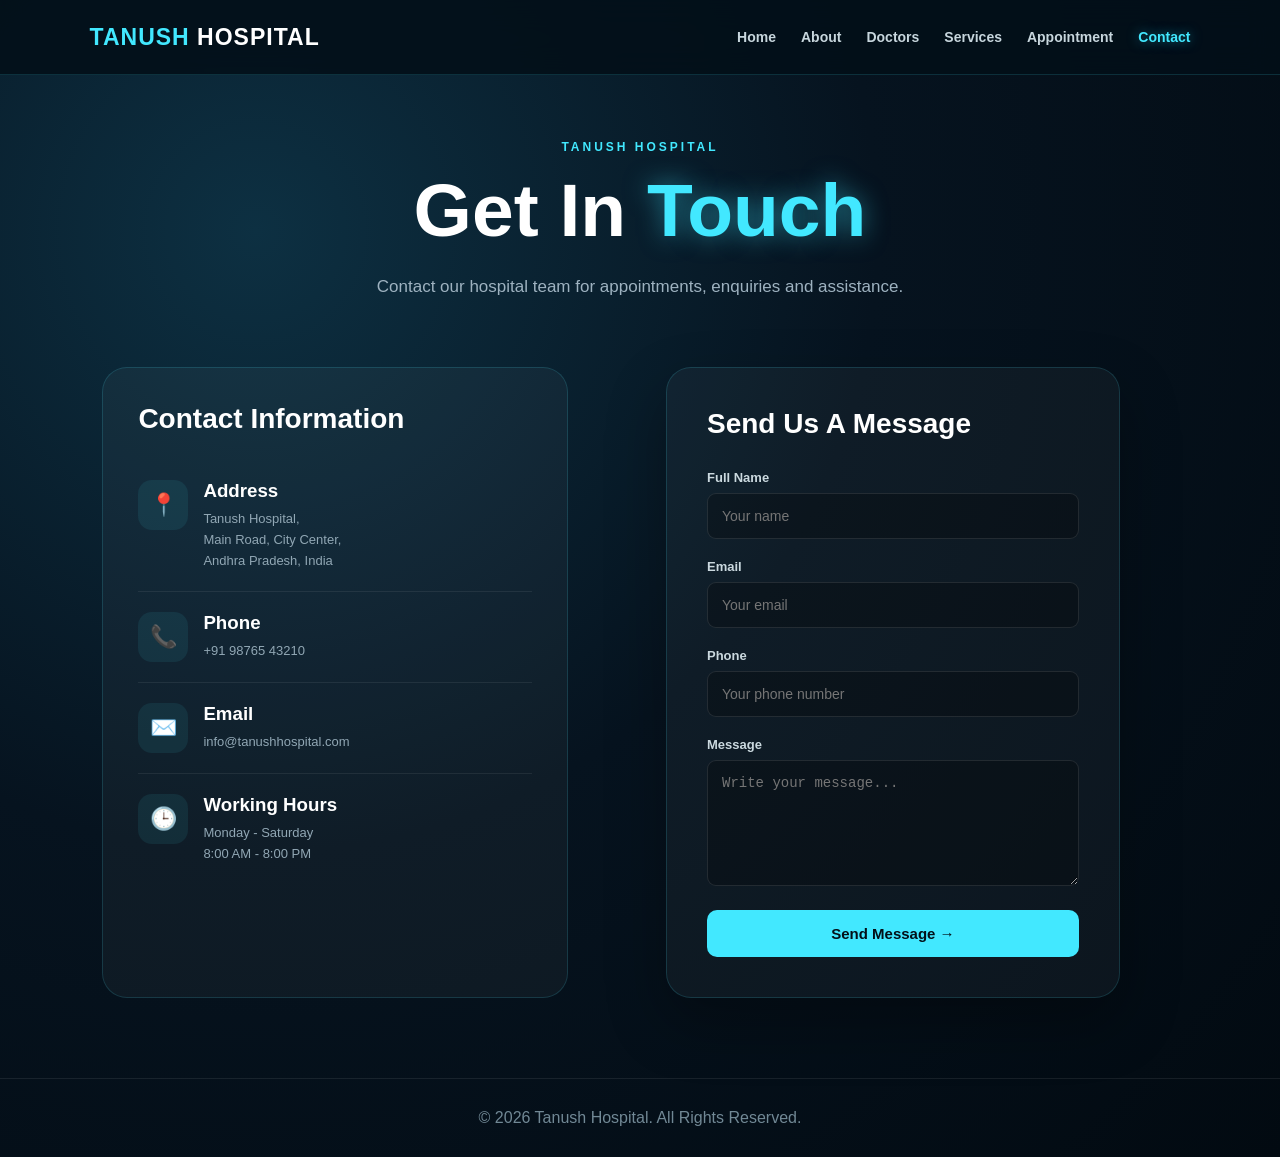
<file: tanush hospital/contact.html>
<!DOCTYPE html>
<html lang="en">

<head>
    <meta charset="UTF-8">
    <meta name="viewport" content="width=device-width, initial-scale=1.0">

    <title>Contact | Tanush Hospital</title>

    <link rel="stylesheet" href="css/style.css">
</head>

<body>

    <nav>

        <div class="logo">
            TANUSH <span>HOSPITAL</span>
        </div>

        <ul>
            <li><a href="index.html">Home</a></li>
            <li><a href="about.html">About</a></li>
            <li><a href="doctors.html">Doctors</a></li>
            <li><a href="services.html">Services</a></li>
            <li><a href="appointment.html">Appointment</a></li>
            <li><a href="contact.html" class="active">Contact</a></li>
        </ul>

    </nav>


    <main class="page">

        <section class="page-header">

            <p class="tag">TANUSH HOSPITAL</p>

            <h1>
                Get In <span>Touch</span>
            </h1>

            <p>
                Contact our hospital team for appointments,
                enquiries and assistance.
            </p>

        </section>


        <section class="contact-grid">


            <!-- CONTACT INFORMATION -->

            <div class="contact-info">

                <h2>Contact Information</h2>

                <div class="contact-item">
                    <span>📍</span>

                    <div>
                        <h3>Address</h3>
                        <p>
                            Tanush Hospital,<br>
                            Main Road, City Center,<br>
                            Andhra Pradesh, India
                        </p>
                    </div>
                </div>


                <div class="contact-item">
                    <span>📞</span>

                    <div>
                        <h3>Phone</h3>
                        <p>
                            +91 98765 43210
                        </p>
                    </div>
                </div>


                <div class="contact-item">
                    <span>✉️</span>

                    <div>
                        <h3>Email</h3>
                        <p>
                            info@tanushhospital.com
                        </p>
                    </div>
                </div>


                <div class="contact-item">
                    <span>🕒</span>

                    <div>
                        <h3>Working Hours</h3>
                        <p>
                            Monday - Saturday<br>
                            8:00 AM - 8:00 PM
                        </p>
                    </div>
                </div>

            </div>


            <!-- CONTACT FORM -->

            <div class="form-section">

                <form id="contactForm">

                    <h2>Send Us A Message</h2>

                    <label>Full Name</label>

                    <input
                        type="text"
                        placeholder="Your name"
                        required>


                    <label>Email</label>

                    <input
                        type="email"
                        placeholder="Your email"
                        required>


                    <label>Phone</label>

                    <input
                        type="tel"
                        placeholder="Your phone number"
                        required>


                    <label>Message</label>

                    <textarea
                        rows="6"
                        placeholder="Write your message..."
                        required></textarea>


                    <button type="submit" class="submit-btn">
                        Send Message →
                    </button>

                </form>

            </div>


        </section>

    </main>


    <footer>
        © 2026 Tanush Hospital. All Rights Reserved.
    </footer>


    <script>

        document
            .getElementById("contactForm")
            .addEventListener("submit", function(event) {

                event.preventDefault();

                alert(
                    "Thank you! Your message has been submitted."
                );

                this.reset();

            });

    </script>

</body>
</html>
</file>
<file: tanush hospital/css/style.css>
/* =========================================
   TANUSH HOSPITAL
   COMPLETE WEBSITE CSS
   ========================================= */

* {
    margin: 0;
    padding: 0;
    box-sizing: border-box;
}

html {
    scroll-behavior: smooth;
}

body {
    font-family: Arial, Helvetica, sans-serif;

    background:
        radial-gradient(
            circle at 20% 20%,
            #0d3042,
            #06131f 45%,
            #020a11
        );

    color: white;

    min-height: 100vh;

    overflow-x: hidden;
}


/* =========================================
   NAVBAR
   ========================================= */

nav {
    position: fixed;

    top: 0;
    left: 0;

    width: 100%;
    height: 75px;

    padding: 0 7%;

    display: flex;

    justify-content: space-between;
    align-items: center;

    z-index: 9999;

    background:
        rgba(3, 15, 25, 0.88);

    backdrop-filter: blur(15px);

    border-bottom:
        1px solid
        rgba(66, 232, 255, 0.15);
}

.logo {
    color: #42e8ff;

    font-size: 23px;

    font-weight: 800;

    letter-spacing: 1px;
}

.logo span {
    color: white;
}

nav ul {
    display: flex;

    list-style: none;

    gap: 25px;
}

nav ul li a {
    color: #c7d6dd;

    text-decoration: none;

    font-size: 14px;

    font-weight: 600;

    transition: 0.3s;
}

nav ul li a:hover,
nav ul li a.active {
    color: #42e8ff;

    text-shadow:
        0 0 12px
        rgba(66, 232, 255, 0.5);
}


/* =========================================
   GENERAL
   ========================================= */

.page {
    min-height: 100vh;

    padding:
        140px 8%
        80px;
}

.tag {
    color: #42e8ff;

    font-size: 12px;

    font-weight: bold;

    letter-spacing: 3px;

    margin-bottom: 15px;
}

.center {
    text-align: center;
}


/* =========================================
   BUTTONS
   ========================================= */

.btn {
    display: inline-block;

    padding:
        14px 25px;

    border-radius: 30px;

    text-decoration: none;

    font-weight: bold;

    font-size: 14px;

    transition: 0.4s;
}

.primary {
    background: #42e8ff;

    color: #031018;

    box-shadow:
        0 0 25px
        rgba(66, 232, 255, 0.25);
}

.primary:hover {
    transform:
        translateY(-5px);

    box-shadow:
        0 10px 35px
        rgba(66, 232, 255, 0.4);
}

.secondary {
    color: #42e8ff;

    border:
        1px solid #42e8ff;
}

.secondary:hover {
    background: #42e8ff;

    color: #031018;

    transform:
        translateY(-5px);
}


/* =========================================
   HOME HERO
   ========================================= */

.hero {
    min-height: 100vh;

    padding:
        120px 8%
        70px;

    display: flex;

    align-items: center;

    justify-content: space-between;

    position: relative;

    overflow: hidden;
}

.hero-content {
    width: 55%;

    z-index: 5;

    animation:
        heroText 1s ease;
}

.hero-content h1 {
    font-size:
        clamp(45px, 6vw, 80px);

    line-height: 1.05;

    margin-bottom: 25px;
}

.hero-content h1 span {
    color: #42e8ff;

    text-shadow:
        0 0 30px
        rgba(66, 232, 255, 0.5);
}

.hero-content > p:not(.tag) {
    max-width: 600px;

    color: #9eb2c0;

    font-size: 17px;

    line-height: 1.8;

    margin-bottom: 35px;
}

.hero-buttons {
    display: flex;

    gap: 15px;

    flex-wrap: wrap;
}


/* =========================================
   3D HERO OBJECT
   ========================================= */

.hero-3d {
    width: 420px;
    height: 420px;

    position: relative;

    display: flex;

    align-items: center;
    justify-content: center;

    perspective: 1000px;
}

.orb {
    width: 260px;
    height: 260px;

    border-radius: 50%;

    display: flex;

    align-items: center;
    justify-content: center;

    position: relative;

    background:
        radial-gradient(
            circle at 30% 25%,
            white,
            #42e8ff 12%,
            #087b9c 45%,
            #031c2c 80%
        );

    box-shadow:
        0 0 50px #42e8ff,
        0 0 120px
        rgba(66, 232, 255, 0.25);

    transform-style: preserve-3d;

    animation:
        orbFloat 4s ease-in-out infinite;
}

.medical-cross {
    width: 100px;
    height: 30px;

    position: relative;

    background: white;

    border-radius: 7px;

    box-shadow:
        0 0 25px white;

    transform:
        translateZ(60px);
}

.medical-cross::after {
    content: "";

    position: absolute;

    width: 30px;
    height: 100px;

    left: 35px;
    top: -35px;

    background: white;

    border-radius: 7px;

    box-shadow:
        0 0 25px white;
}

.orbit {
    position: absolute;

    border:
        2px solid
        rgba(66, 232, 255, 0.4);

    border-radius: 50%;
}

.orbit-one {
    width: 370px;
    height: 130px;

    transform:
        rotateX(65deg);

    animation:
        orbitOne 7s linear infinite;
}

.orbit-two {
    width: 320px;
    height: 320px;

    transform:
        rotateY(65deg);

    animation:
        orbitTwo 10s linear infinite;
}


/* =========================================
   HOME SECTION
   ========================================= */

.home-section {
    padding:
        100px 8%;

    background:
        rgba(7, 27, 41, 0.7);

    text-align: center;
}

.section-title {
    font-size: 45px;

    margin-bottom: 15px;
}

.section-title span {
    color: #42e8ff;
}

.section-subtitle {
    color: #8fa5b2;

    margin-bottom: 50px;
}


/* =========================================
   HOME CARDS
   ========================================= */

.home-cards {
    max-width: 1200px;

    margin: auto;

    display: grid;

    grid-template-columns:
        repeat(4, 1fr);

    gap: 25px;
}

.home-card {
    padding: 35px 25px;

    border-radius: 22px;

    background:
        rgba(255, 255, 255, 0.04);

    border:
        1px solid
        rgba(66, 232, 255, 0.13);

    transition: 0.5s;
}

.home-card:hover {
    transform:
        perspective(900px)
        rotateX(7deg)
        rotateY(-7deg)
        translateY(-12px);

    border-color:
        #42e8ff;

    box-shadow:
        0 25px 55px
        rgba(0, 0, 0, 0.4);
}

.card-icon {
    font-size: 48px;

    margin-bottom: 18px;
}

.home-card h3 {
    font-size: 21px;

    margin-bottom: 12px;
}

.home-card p {
    color: #8fa5b2;

    line-height: 1.7;

    font-size: 14px;
}


/* =========================================
   EMERGENCY
   ========================================= */

.emergency {
    margin: 70px 8%;

    padding: 40px;

    display: flex;

    align-items: center;

    justify-content: space-between;

    border-radius: 25px;

    background:
        linear-gradient(
            135deg,
            #0d3b50,
            #06131f
        );

    border:
        1px solid
        rgba(66, 232, 255, 0.2);
}

.emergency h2 {
    font-size: 28px;
}

.emergency-number {
    color: #42e8ff;

    font-size: 30px;

    font-weight: bold;
}


/* =========================================
   PAGE HEADER
   ========================================= */

.page-header {
    max-width: 800px;

    margin:
        0 auto 65px;

    text-align: center;
}

.page-header h1 {
    font-size:
        clamp(45px, 6vw, 75px);

    line-height: 1.1;

    margin-bottom: 20px;

    animation:
        pageTitle 0.8s ease;
}

.page-header h1 span {
    color: #42e8ff;

    text-shadow:
        0 0 25px
        rgba(66, 232, 255, 0.5);
}

.page-header > p:last-child {
    color: #9eb2c0;

    font-size: 17px;

    line-height: 1.8;
}


/* =========================================
   ABOUT
   ========================================= */

.about-content {
    max-width: 1200px;

    margin: auto;

    display: grid;

    grid-template-columns:
        1fr 1fr;

    gap: 60px;

    align-items: center;
}

.about-text h2 {
    font-size: 45px;

    margin-bottom: 20px;
}

.about-text h2 span {
    color: #42e8ff;
}

.about-text p:not(.tag) {
    color: #9eb2c0;

    line-height: 1.8;

    margin-bottom: 18px;
}

.about-text .btn {
    margin-top: 10px;
}

.about-object {
    height: 400px;

    display: flex;

    justify-content: center;
    align-items: center;

    position: relative;
}

.about-orb {
    width: 220px;
    height: 220px;

    display: flex;

    justify-content: center;
    align-items: center;

    border-radius: 50%;

    font-size: 80px;

    background:
        radial-gradient(
            circle,
            #0d526b,
            #031c2c
        );

    box-shadow:
        0 0 50px
        rgba(66, 232, 255, 0.5);

    animation:
        orbFloat 4s ease-in-out infinite;
}


/* =========================================
   DOCTORS
   ========================================= */

.doctor-grid {
    max-width: 1200px;

    margin: auto;

    display: grid;

    grid-template-columns:
        repeat(3, 1fr);

    gap: 25px;
}

.doctor-card {
    overflow: hidden;

    border-radius: 23px;

    background:
        rgba(255, 255, 255, 0.04);

    border:
        1px solid
        rgba(66, 232, 255, 0.15);

    transition: 0.5s;
}

.doctor-card:hover {
    transform:
        perspective(900px)
        rotateX(5deg)
        rotateY(-6deg)
        translateY(-12px);

    border-color:
        #42e8ff;

    box-shadow:
        0 25px 55px
        rgba(0,0,0,0.4);
}

.doctor-photo {
    height: 270px;

    display: flex;

    justify-content: center;
    align-items: center;

    font-size: 100px;

    background:
        radial-gradient(
            circle,
            #0c455c,
            #06131f
        );

    position: relative;
}

.doctor-photo::before {
    content: "";

    position: absolute;

    width: 190px;
    height: 190px;

    border-radius: 50%;

    border:
        1px solid
        rgba(66, 232, 255, 0.3);

    animation:
        spin 8s linear infinite;
}

.doctor-info {
    padding: 25px;
}

.doctor-info h2 {
    font-size: 22px;

    margin-bottom: 8px;
}

.doctor-info > p:not(.tag) {
    color: #8196a4;

    font-size: 14px;
}

.doctor-details {
    display: flex;

    justify-content: space-between;

    padding:
        15px 0;

    margin:
        15px 0;

    border-top:
        1px solid
        rgba(255,255,255,0.07);

    border-bottom:
        1px solid
        rgba(255,255,255,0.07);

    color: #b8c8d1;

    font-size: 13px;
}

.outline-btn {
    display: block;

    text-align: center;

    padding: 12px;

    color: #42e8ff;

    text-decoration: none;

    border:
        1px solid
        #42e8ff;

    border-radius: 10px;

    font-weight: bold;

    font-size: 13px;

    transition: 0.3s;
}

.outline-btn:hover {
    background: #42e8ff;

    color: #031018;

    transform:
        translateY(-3px);
}


/* =========================================
   SERVICES
   ========================================= */

.service-grid {
    max-width: 1200px;

    margin: auto;

    display: grid;

    grid-template-columns:
        repeat(4, 1fr);

    gap: 22px;
}

.service-card {
    min-height: 340px;

    padding: 30px 25px;

    position: relative;

    border-radius: 22px;

    background:
        rgba(255,255,255,0.04);

    border:
        1px solid
        rgba(66,232,255,0.14);

    transition: 0.5s;
}

.service-card:hover {
    transform:
        perspective(900px)
        rotateX(7deg)
        rotateY(-7deg)
        translateY(-12px);

    border-color:
        #42e8ff;

    box-shadow:
        0 25px 55px
        rgba(0,0,0,0.4);
}

.service-card > span {
    position: absolute;

    top: 25px;
    right: 25px;

    color:
        rgba(66,232,255,0.3);

    font-weight: bold;
}

.service-icon {
    width: 70px;
    height: 70px;

    display: flex;

    justify-content: center;
    align-items: center;

    border-radius: 18px;

    background:
        rgba(66,232,255,0.08);

    border:
        1px solid
        rgba(66,232,255,0.2);

    font-size: 34px;

    margin-bottom: 25px;

    transition: 0.4s;
}

.service-card:hover .service-icon {
    transform:
        translateZ(40px)
        rotateY(12deg)
        scale(1.1);
}

.service-card h2 {
    font-size: 22px;

    margin-bottom: 15px;
}

.service-card p {
    color: #91a7b4;

    font-size: 14px;

    line-height: 1.7;
}

.service-card a {
    position: absolute;

    left: 25px;
    bottom: 25px;

    color: #42e8ff;

    text-decoration: none;

    font-size: 13px;

    font-weight: bold;
}


/* =========================================
   FORMS
   ========================================= */

.form-section {
    max-width: 850px;

    margin: auto;

    padding: 40px;

    border-radius: 25px;

    background:
        rgba(255,255,255,0.04);

    border:
        1px solid
        rgba(66,232,255,0.15);

    box-shadow:
        0 25px 60px
        rgba(0,0,0,0.3);
}

.form-section h2 {
    font-size: 28px;

    margin-bottom: 30px;
}

.form-grid {
    display: grid;

    grid-template-columns:
        1fr 1fr;

    gap: 20px;
}

.form-section label {
    display: block;

    color: #cbd9df;

    font-size: 13px;

    font-weight: bold;

    margin-bottom: 8px;
}

.form-section input,
.form-section select,
.form-section textarea {
    width: 100%;

    padding: 14px;

    background:
        rgba(0,0,0,0.25);

    color: white;

    border:
        1px solid
        rgba(255,255,255,0.1);

    border-radius: 9px;

    outline: none;

    font-size: 14px;

    margin-bottom: 20px;
}

.form-section input:focus,
.form-section select:focus,
.form-section textarea:focus {
    border-color:
        #42e8ff;

    box-shadow:
        0 0 15px
        rgba(66,232,255,0.15);
}

.form-section select option {
    background: #06131f;
}

.form-section textarea {
    resize: vertical;
}

.submit-btn {
    width: 100%;

    padding: 15px;

    border: none;

    border-radius: 10px;

    background: #42e8ff;

    color: #031018;

    font-size: 15px;

    font-weight: bold;

    cursor: pointer;

    transition: 0.4s;
}

.submit-btn:hover {
    transform:
        translateY(-4px);

    box-shadow:
        0 10px 30px
        rgba(66,232,255,0.35);
}


/* =========================================
   CONTACT
   ========================================= */

.contact-grid {
    max-width: 1100px;

    margin: auto;

    display: grid;

    grid-template-columns:
        0.9fr 1.1fr;

    gap: 40px;
}

.contact-info {
    padding: 35px;

    border-radius: 25px;

    background:
        rgba(255,255,255,0.04);

    border:
        1px solid
        rgba(66,232,255,0.15);
}

.contact-info h2 {
    font-size: 28px;

    margin-bottom: 25px;
}

.contact-item {
    display: flex;

    gap: 15px;

    padding:
        20px 0;

    border-bottom:
        1px solid
        rgba(255,255,255,0.07);
}

.contact-item:last-child {
    border-bottom: none;
}

.contact-item > span {
    width: 50px;
    height: 50px;

    flex-shrink: 0;

    display: flex;

    justify-content: center;
    align-items: center;

    border-radius: 14px;

    background:
        rgba(66,232,255,0.08);

    font-size: 22px;
}

.contact-item h3 {
    margin-bottom: 7px;
}

.contact-item p {
    color: #91a7b4;

    font-size: 13px;

    line-height: 1.6;
}


/* =========================================
   FOOTER
   ========================================= */

footer {
    padding: 30px;

    text-align: center;

    color: #718895;

    border-top:
        1px solid
        rgba(255,255,255,0.08);
}


/* =========================================
   ANIMATIONS
   ========================================= */

@keyframes heroText {

    from {
        opacity: 0;
        transform:
            translateX(-60px);
    }

    to {
        opacity: 1;
        transform:
            translateX(0);
    }
}

@keyframes pageTitle {

    from {
        opacity: 0;
        transform:
            translateY(-40px);
    }

    to {
        opacity: 1;
        transform:
            translateY(0);
    }
}

@keyframes orbFloat {

    0%,100% {
        transform:
            translateY(0)
            rotateX(0deg)
            rotateY(0deg);
    }

    50% {
        transform:
            translateY(-20px)
            rotateX(8deg)
            rotateY(8deg);
    }
}

@keyframes orbitOne {

    from {
        transform:
            rotateX(65deg)
            rotateZ(0deg);
    }

    to {
        transform:
            rotateX(65deg)
            rotateZ(360deg);
    }
}

@keyframes orbitTwo {

    from {
        transform:
            rotateY(65deg)
            rotateZ(0deg);
    }

    to {
        transform:
            rotateY(65deg)
            rotateZ(360deg);
    }
}

@keyframes spin {

    from {
        transform:
            rotate(0deg);
    }

    to {
        transform:
            rotate(360deg);
    }
}


/* =========================================
   TABLET
   ========================================= */

@media (max-width: 1000px) {

    nav {
        padding:
            0 4%;
    }

    nav ul {
        gap: 12px;
    }

    .hero {
        flex-direction: column;

        text-align: center;
    }

    .hero-content {
        width: 100%;
    }

    .hero-content > p:not(.tag) {
        margin-left: auto;
        margin-right: auto;
    }

    .hero-buttons {
        justify-content: center;
    }

    .hero-3d {
        margin-top: 50px;
    }

    .home-cards {
        grid-template-columns:
            repeat(2, 1fr);
    }

    .doctor-grid {
        grid-template-columns:
            repeat(2, 1fr);
    }

    .service-grid {
        grid-template-columns:
            repeat(2, 1fr);
    }

    .about-content {
        grid-template-columns: 1fr;

        text-align: center;
    }

    .contact-grid {
        grid-template-columns: 1fr;
    }

    .emergency {
        text-align: center;

        flex-direction: column;

        gap: 20px;
    }
}


/* =========================================
   MOBILE
   ========================================= */

@media (max-width: 650px) {

    nav {
        height: 65px;

        justify-content: center;
    }

    .logo {
        font-size: 20px;
    }

    nav ul {
        display: none;
    }

    .page {
        padding:
            110px 5%
            60px;
    }

    .hero {
        padding:
            110px 5%
            50px;
    }

    .hero-content h1 {
        font-size: 43px;
    }

    .hero-content > p:not(.tag) {
        font-size: 15px;
    }

    .hero-3d {
        width: 330px;
        height: 330px;

        transform:
            scale(0.75);
    }

    .section-title {
        font-size: 35px;
    }

    .home-cards {
        grid-template-columns: 1fr;
    }

    .doctor-grid {
        grid-template-columns: 1fr;
    }

    .service-grid {
        grid-template-columns: 1fr;
    }

    .page-header h1 {
        font-size: 42px;
    }

    .page-header > p:last-child {
        font-size: 15px;
    }

    .form-section {
        padding:
            25px 18px;
    }

    .form-grid {
        grid-template-columns: 1fr;
        gap: 0;
    }

    .contact-info {
        padding:
            25px 20px;
    }

    .emergency {
        margin:
            50px 5%;

        padding:
            30px 20px;
    }
}
</file>
